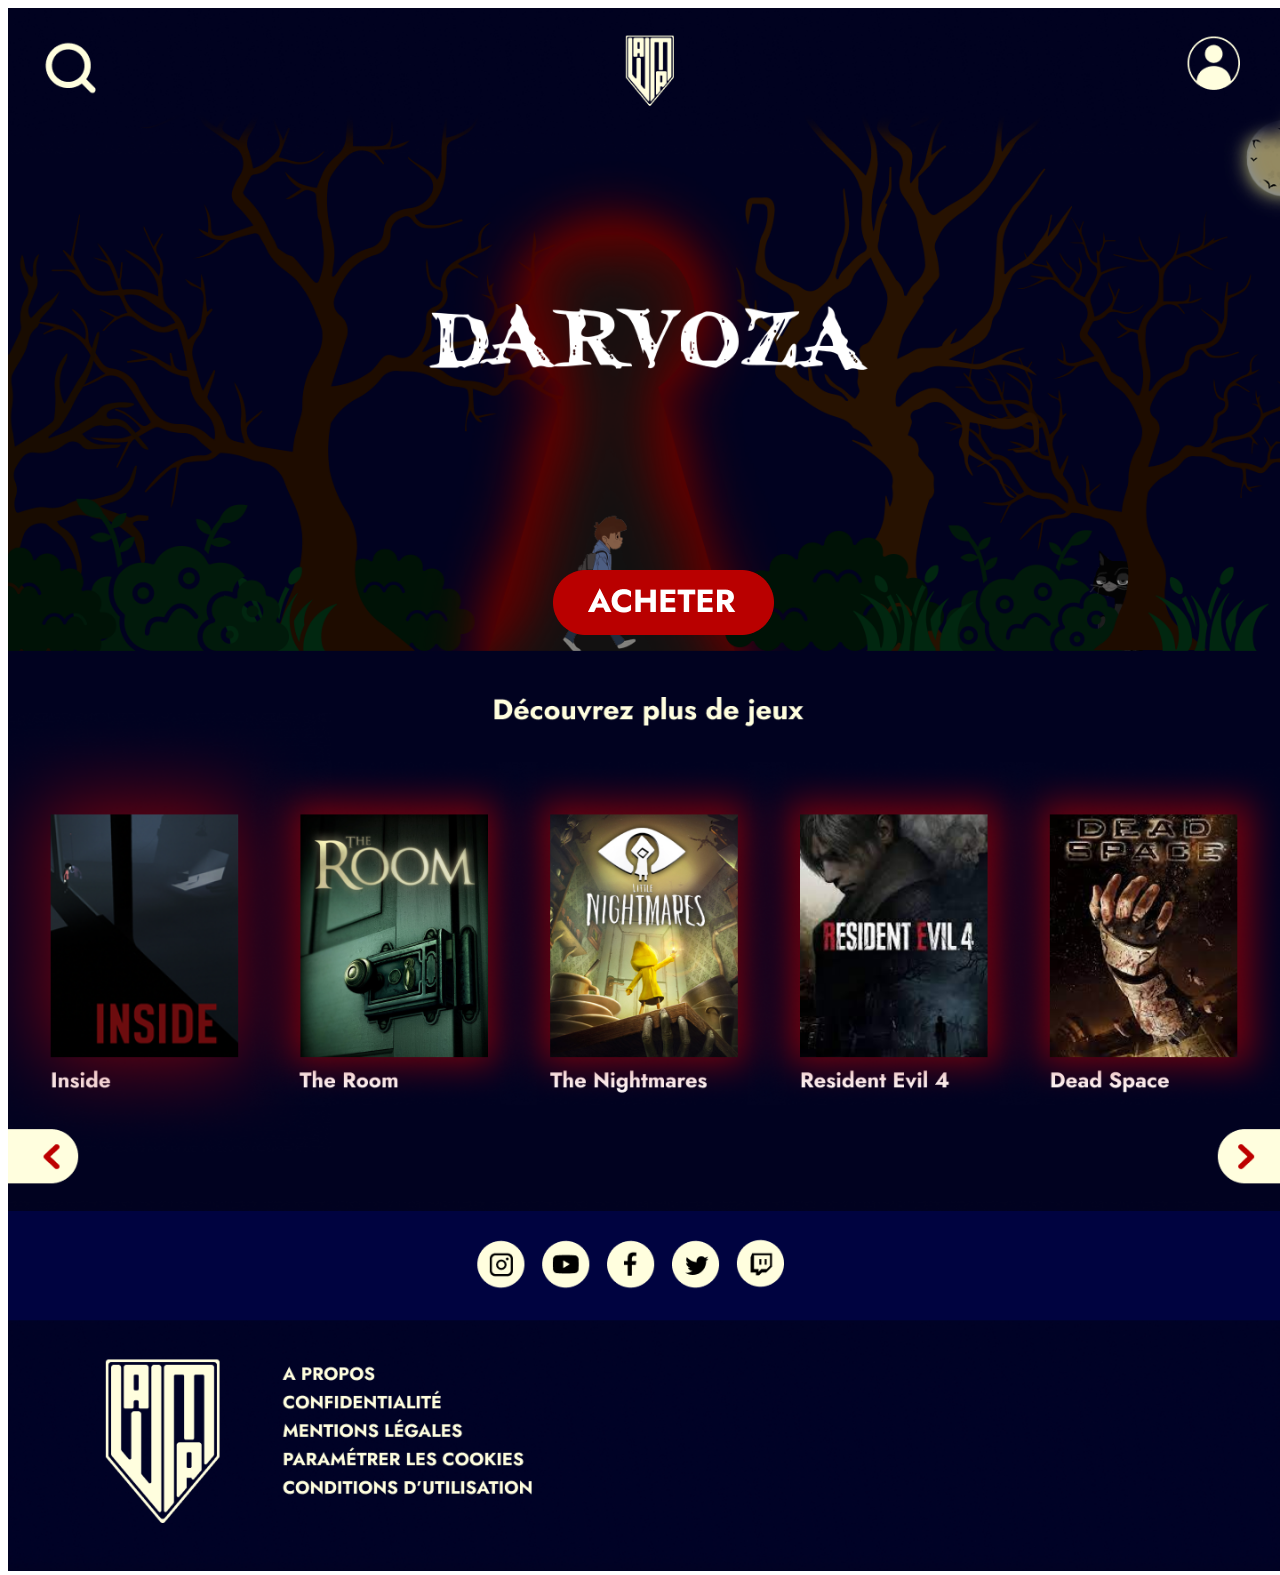
<file: index.html>
<!DOCTYPE html>
<html lang="en">
<head>
    <meta charset="UTF-8">
    <meta name="viewport" content="width=device-width, initial-scale=1.0">
    <link rel="stylesheet" href="style.css">
    <title>Darvoza</title>
</head>
<body>
    <img src="assets/1.png" alt="" id="backgroundImg">
    <div id="buyBtnDiv">
        <a href="page2/index.html">
            <img src="assets/acheter.png" alt="buy button" id="buyBtn">
        </a>
    </div>
    
</body>
</html>
</file>
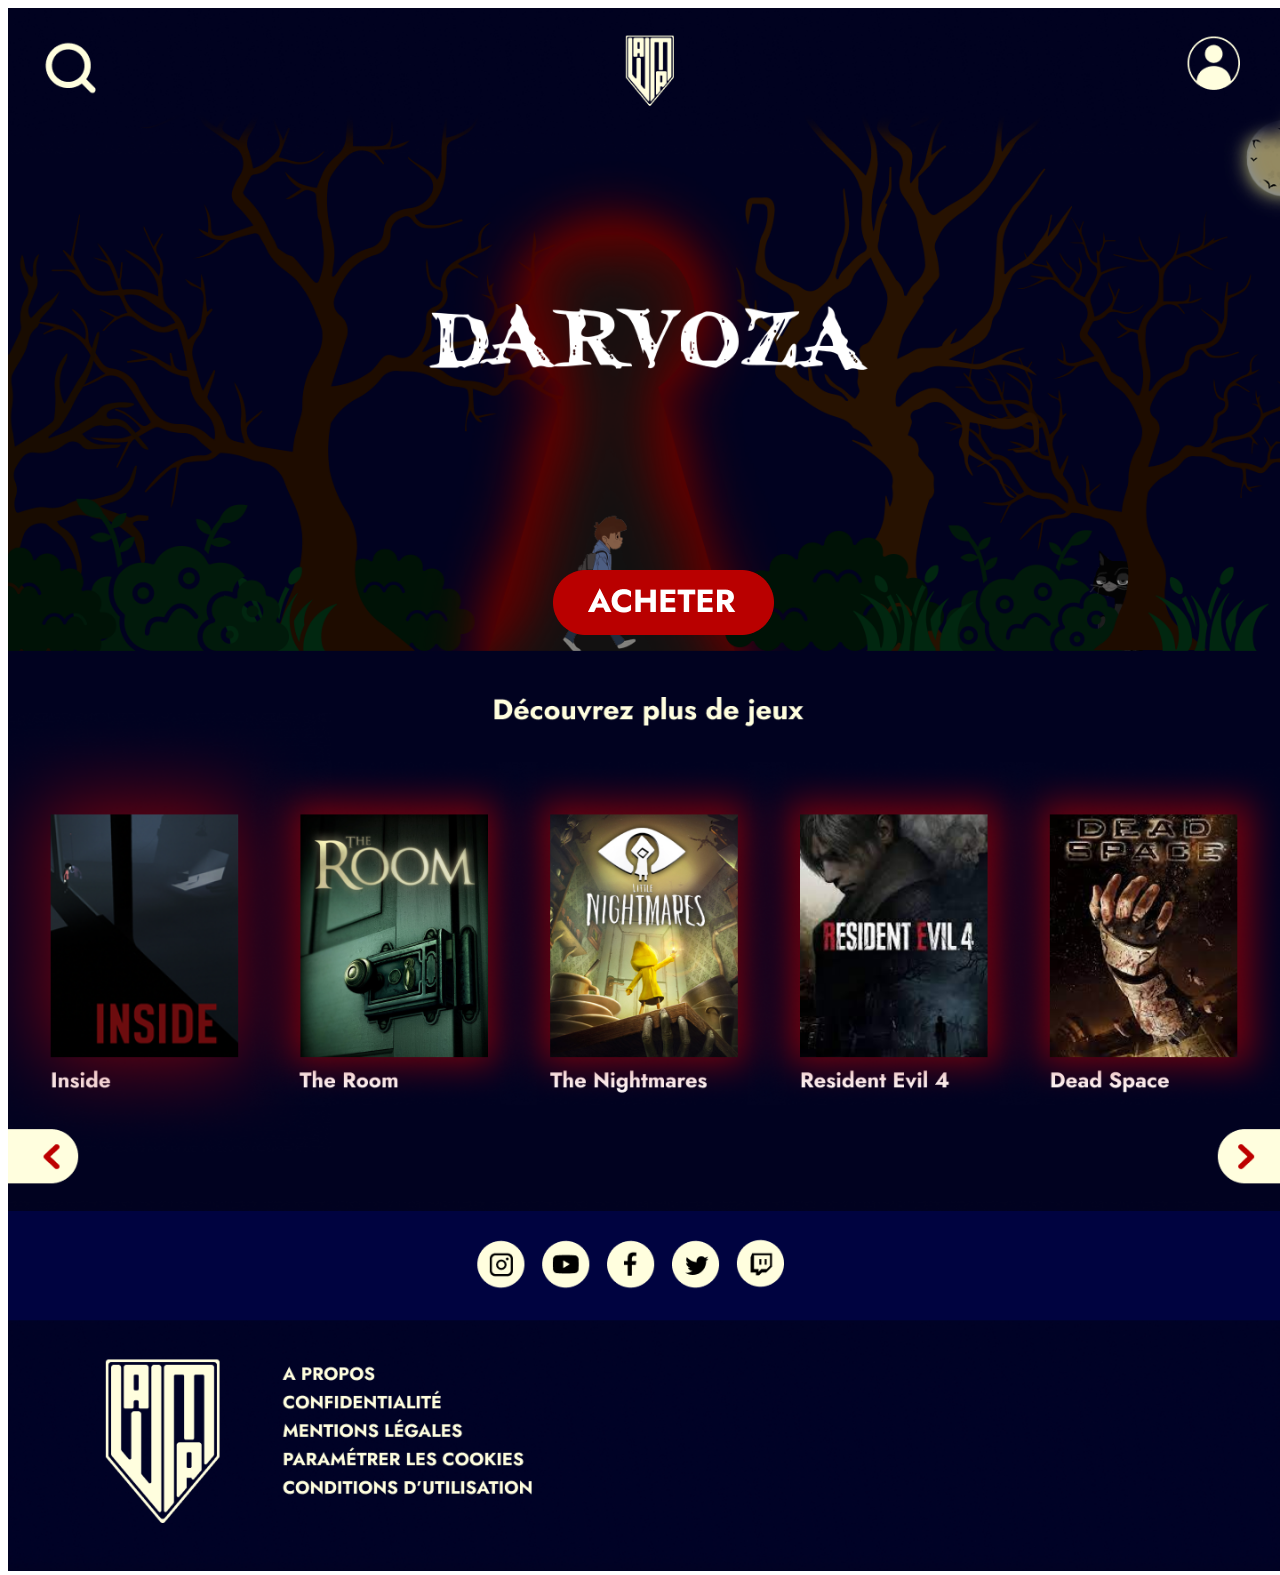
<file: page1/index.html>
<!DOCTYPE html>
<html lang="en">
<head>
    <meta charset="UTF-8">
    <meta name="viewport" content="width=device-width, initial-scale=1.0">
    <link rel="stylesheet" href="../page1/style.css">
    <title>Darvoza</title>
</head>
<body>
    <img src="../assets/1.png" alt="" id="backgroundImg">
    <div id="buyBtnDiv">
        <a href="../page2/index.html">
            <img src="../assets/acheter.png" alt="buy button" id="buyBtn">
        </a>
    </div>
    
</body>
</html>
</file>
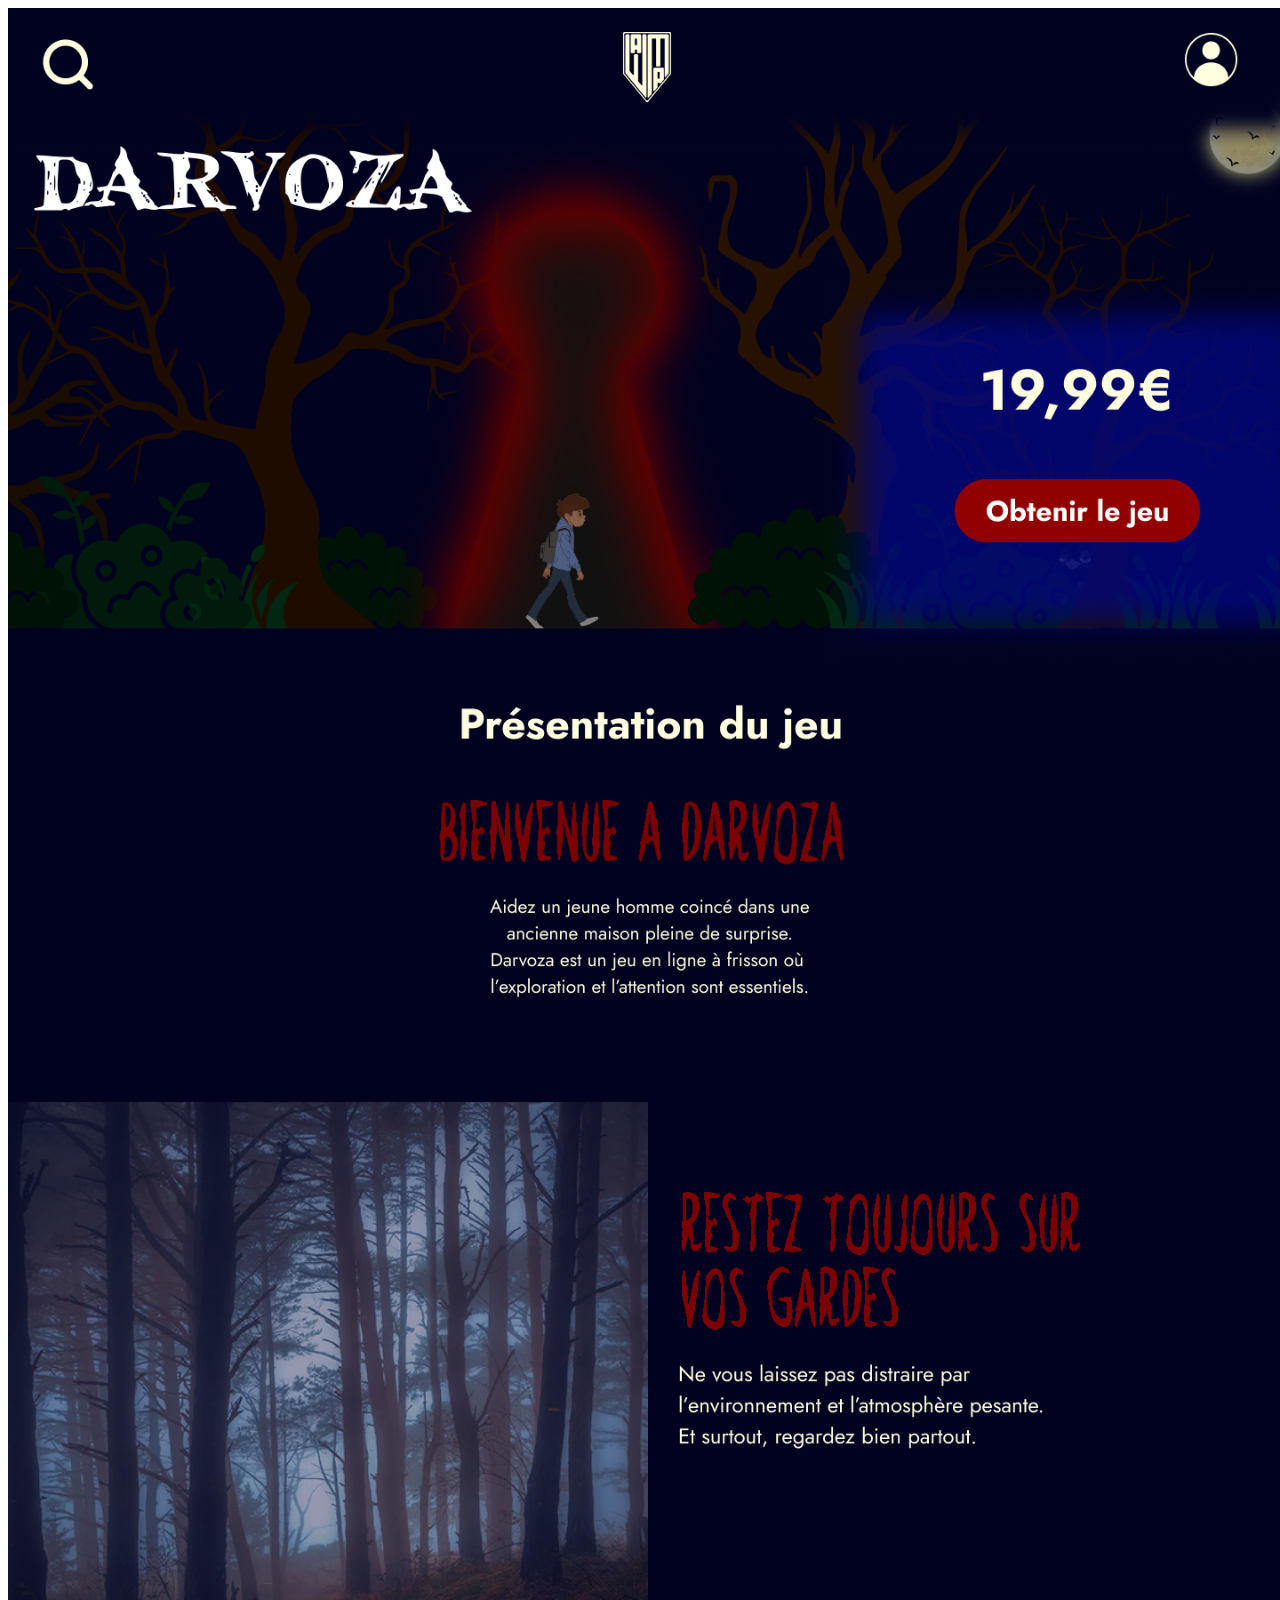
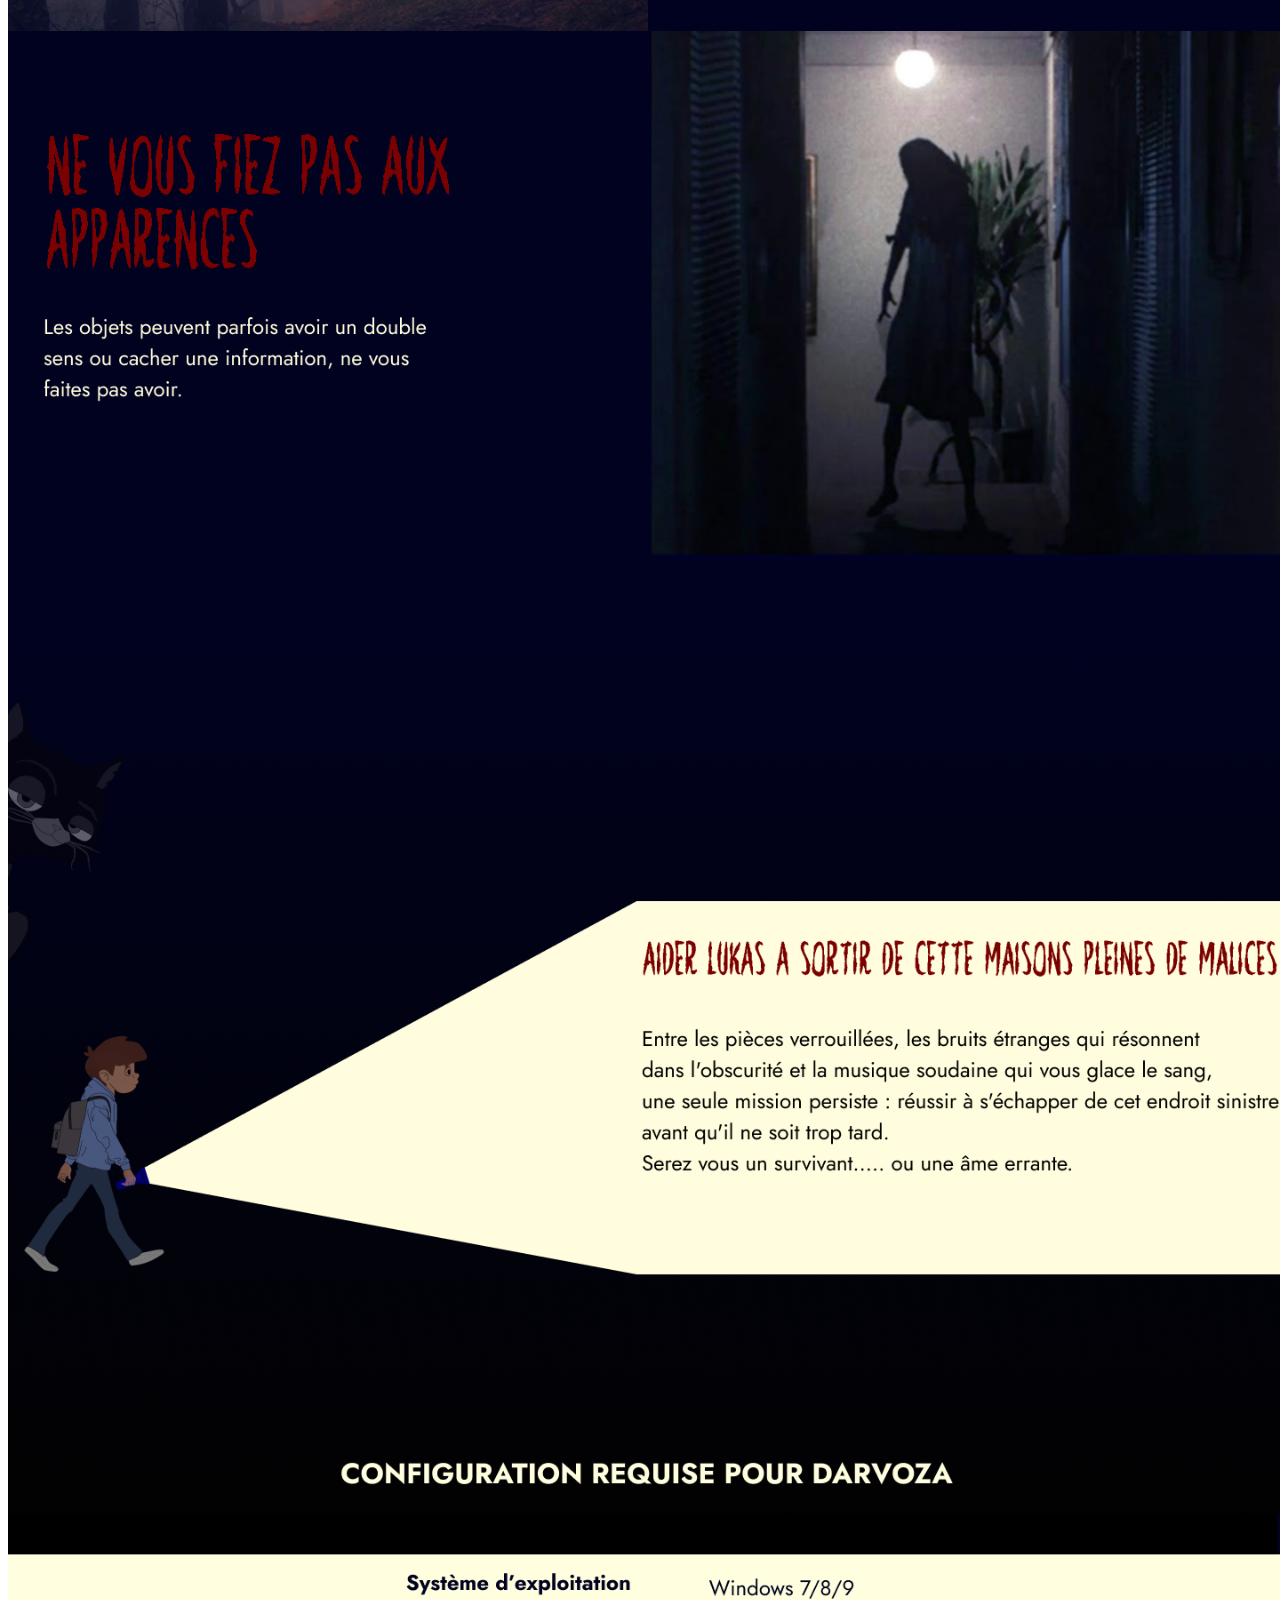
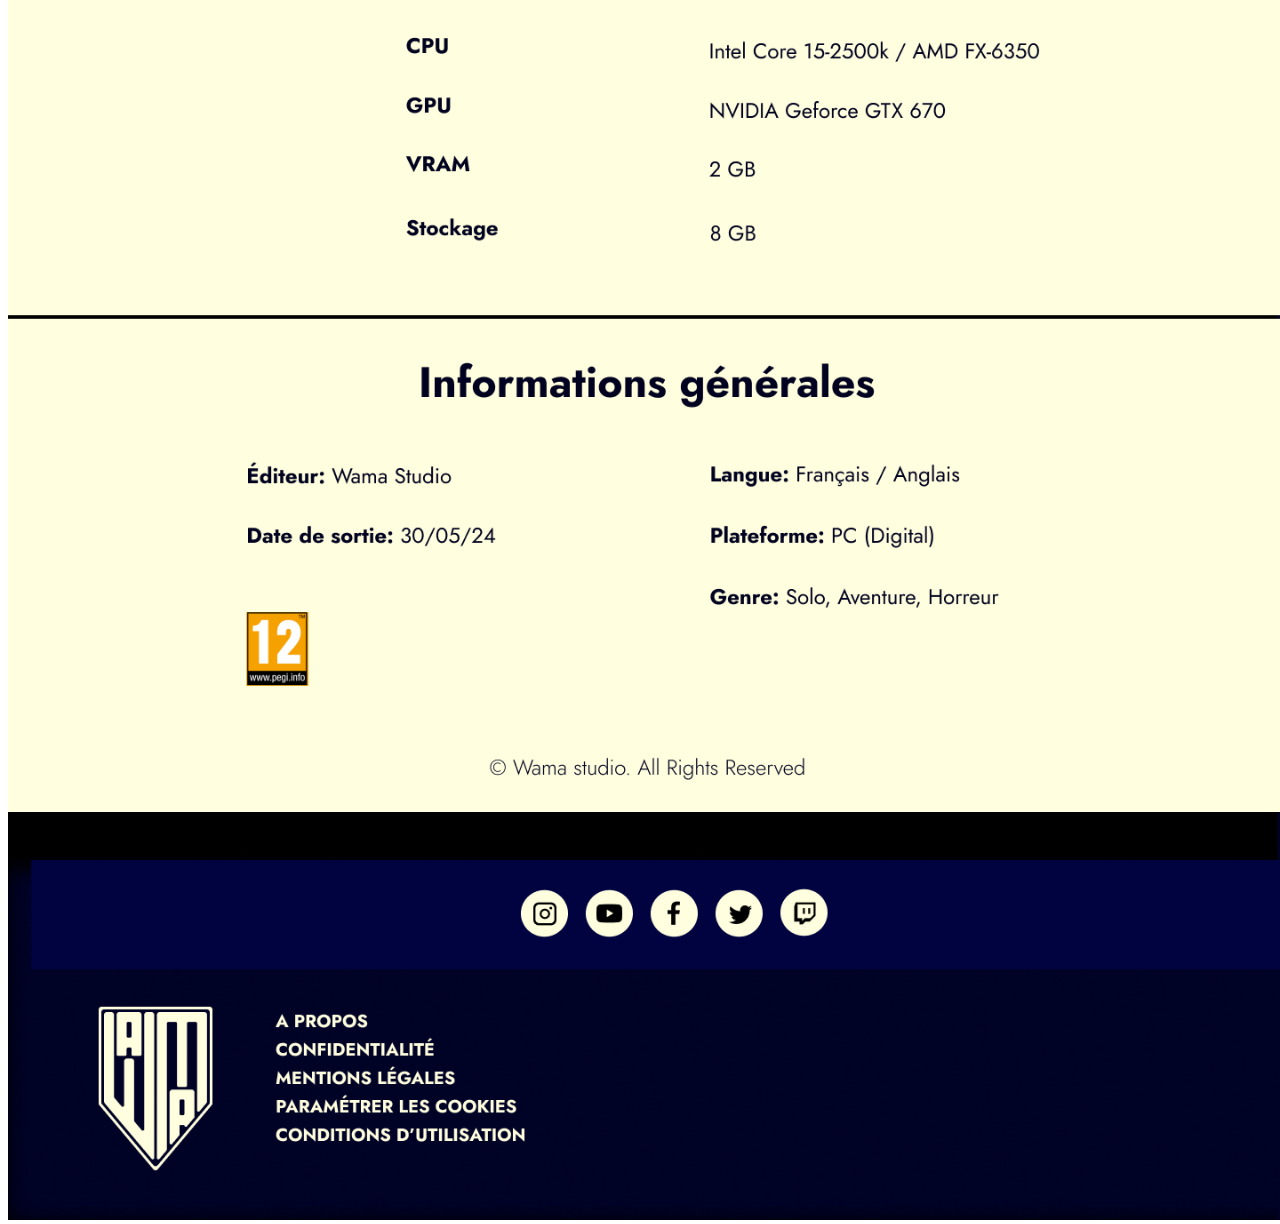
<file: page2/index.html>
<!DOCTYPE html>
<html lang="en">
<head>
    <meta charset="UTF-8">
    <meta name="viewport" content="width=device-width, initial-scale=1.0">
    <link rel="stylesheet" href="../page2/style.css">
    <title>Darvoza</title>
</head>
<body>
    <img src="../assets/2.png" alt="" id="backgroundImg">
    <div id="linkDiv">
        <a href="../page1/index.html"></a>
    </div>
    
</body>
</html>
</file>
<file: style.css>
html{
    height: 100%;
    width: 100%;
}

body{
    height: 100%;
    width: 100%;
    overflow-x: hidden;
}

#backgroundImg{
    margin: 0px;
    width: 100%;
    height: auto;
}

#buyBtnDiv{
    width: 100%;
    height: auto;
    position: absolute;
    top: 570px;
    display: flex;
    flex-direction: row;
    justify-content: center;
}

#buyBtn{
    width: auto;
    height: auto;
    position: relative;
    left: -70px;
}

#linkDiv{
    width: 100%;
    height: 50px;
    position: absolute;
    top: 0px;
    display: flex;
    flex-direction: row;
    justify-content: center;
}

a{
    width: 50px;
    height: 50px;
}
</file>
<file: page1/style.css>
html{
    height: 100%;
    width: 100%;
}

body{
    height: 100%;
    width: 100%;
    overflow-x: hidden;
}

#backgroundImg{
    margin: 0px;
    width: 100%;
    height: auto;
}

#buyBtnDiv{
    width: 100%;
    height: auto;
    position: absolute;
    top: 570px;
    display: flex;
    flex-direction: row;
    justify-content: center;
}

#buyBtn{
    width: auto;
    height: auto;
    position: relative;
    left: -70px;
}

#linkDiv{
    width: 100%;
    height: 50px;
    position: absolute;
    top: 0px;
    display: flex;
    flex-direction: row;
    justify-content: center;
}

a{
    width: 50px;
    height: 50px;
}
</file>
<file: page2/style.css>
html{
    height: 100%;
    width: 100%;
}

body{
    height: 100%;
    width: 100%;
    overflow-x: hidden;
}

#backgroundImg{
    margin: 0px;
    width: 100%;
    height: auto;
}
</file>
